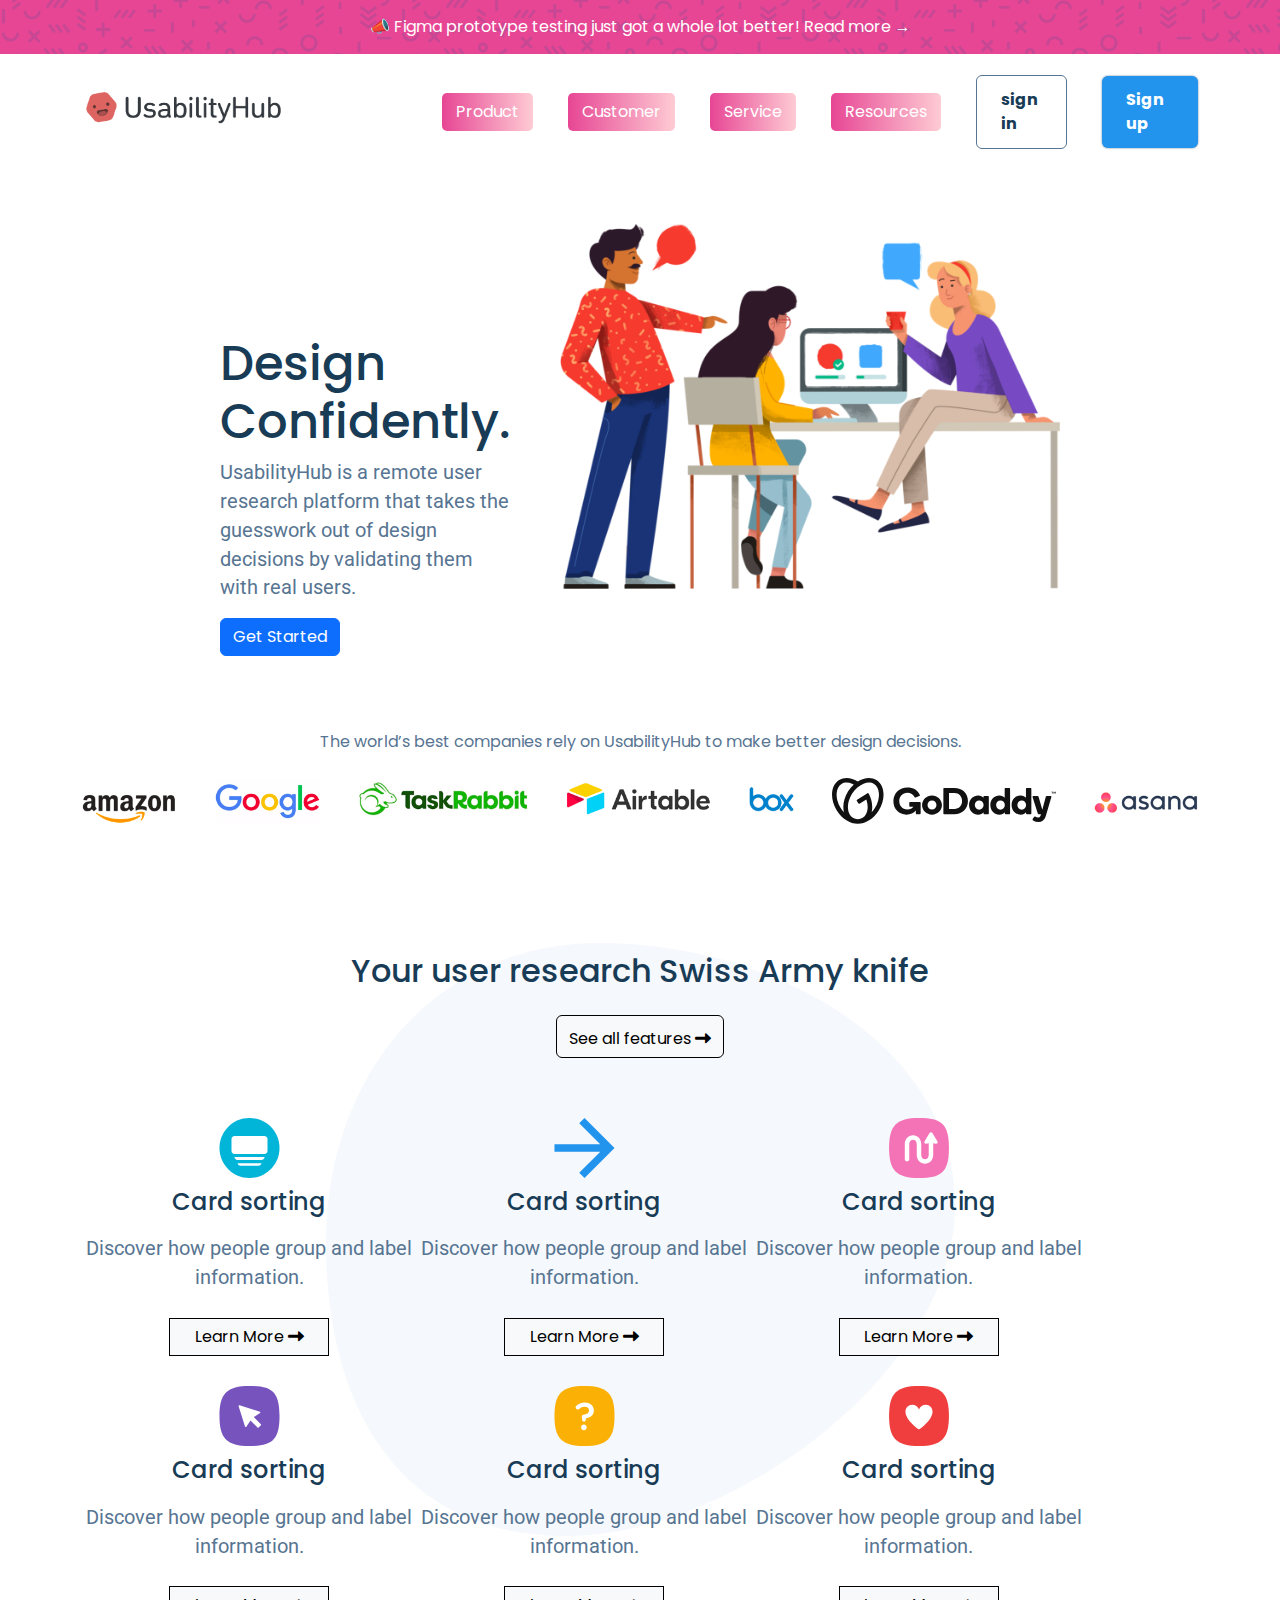
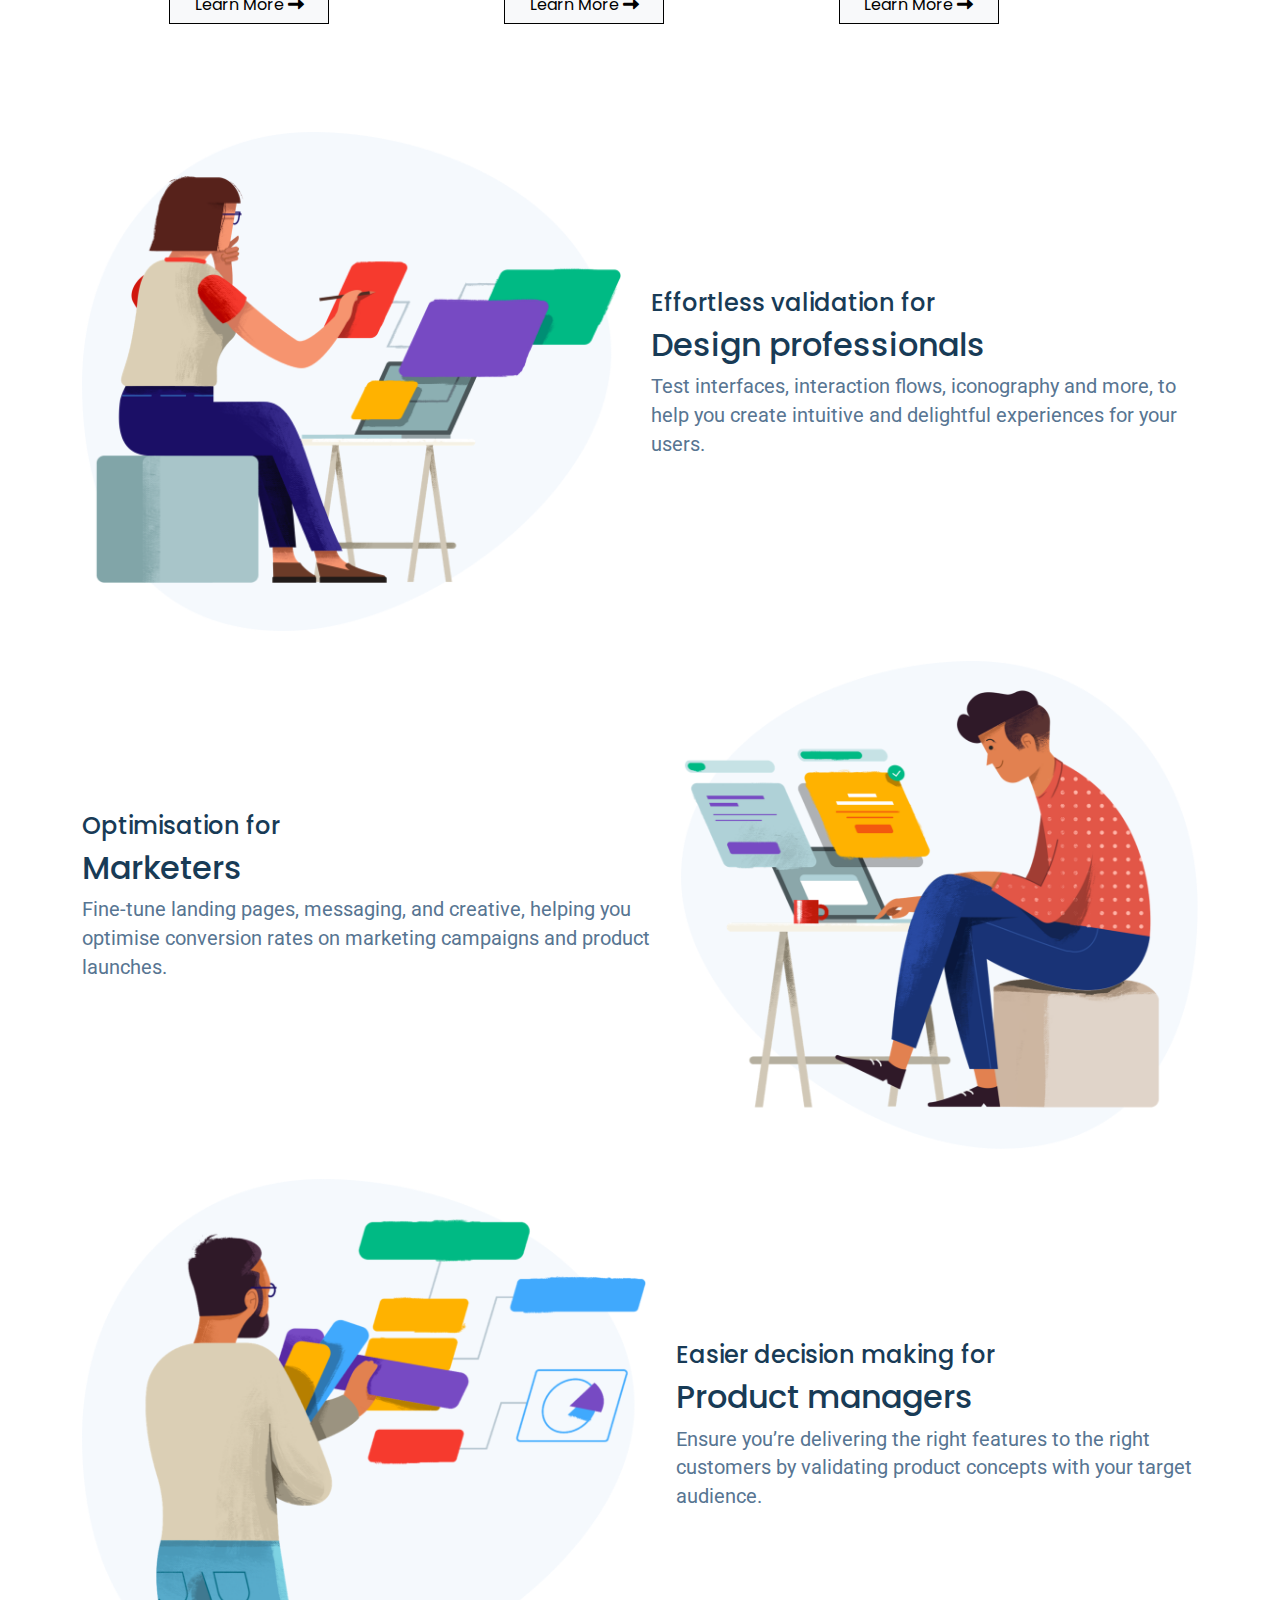
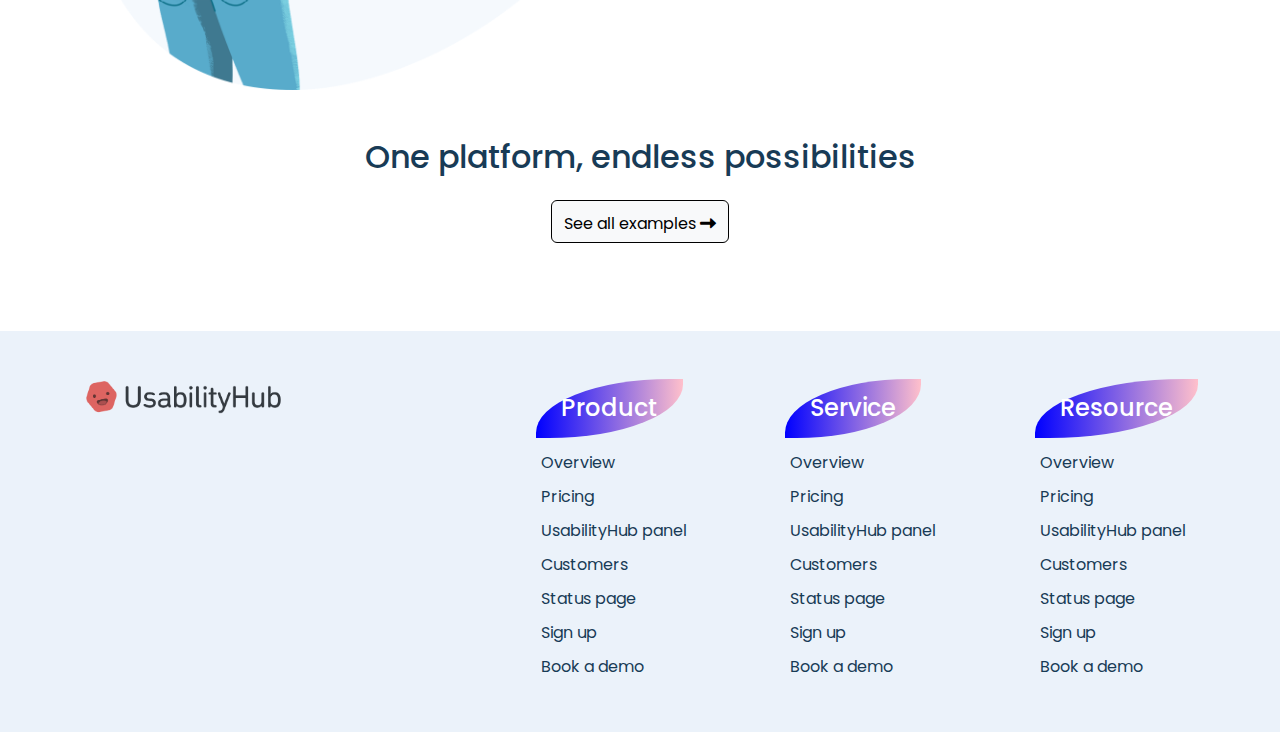
<file: index.html>
<!DOCTYPE html>
<html lang="en">

<head>
  <title>First Project</title>
  <meta charset="utf-8">
  <meta name="viewport" content="width=device-width, initial-scale=1">
  <link href="https://cdn.jsdelivr.net/npm/bootstrap@5.2.3/dist/css/bootstrap.min.css" rel="stylesheet">
  <link rel="stylesheet" href="css/all.min.css">
  <link rel="stylesheet" href="css/fontawesome.min.css">
  <link rel="stylesheet" href="style.css">

</head>

<body>

  <!-- top banner start -->
  <div class="top-banner">
    <div class="container">
      <div class="small-bold-text">📣 Figma prototype testing just got a whole lot better! Read more →</div>
    </div>
  </div>
  <!-- top banner end -->

  <!-- navbar start -->
  <nav class="navbar navbar-expand-lg">
    <div class="container main-nav pb-3">
      <a href="#" class="company-logo">
        <img src="assets/asset 1.png" alt="company-logo">
      </a>
      <button class="navbar-toggler" type="button" data-bs-toggle="collapse" data-bs-target="#collapsibleNavbar">
        <span class="navbar-toggler-icon"></span>
      </button>

      <div class="nav-links pt-2 collapse navbar-collapse" id="collapsibleNavbar">
        <ul class="navbar-nav flex">
          <li class="backg nav-item"><a href="#" class="hover-links">Product</a></li>
          <li class="backg nav-item"><a href="#" class="hover-links">Customer</a></li>
          <li class="backg backg nav-item"><a href="#" class="hover-links">Service</a></li>
          <li class="backg backg nav-item"><a href="#" class="hover-links">Resources</a></li>

          <li><a href="login.html" target="_blank" class="hover-links secondary-button">sign in</a></li>

          <li><a href="reg.html" target="_blank" class="hover-links primary-button">Sign up</a></li>
        </ul>
      </div>
    </div>
  </nav>
  <!-- navbar end -->

  <!-- header section start -->
  <header>
    <div class="container header-section d-flex col-sm-7">
      <div class="header-left">
        <h1>Design Confidently.</h1>
        <p>UsabilityHub is a remote user research platform that takes the guesswork out of design decisions by
          validating them with
          real users.</p>
        <a href="#" class="btn btn-primary">Get Started</a>
      </div>
      <div class="header-right">
        <img src="assets/asset 2.png" alt="header-img">
      </div>
    </div>
  </header>
  <!-- header-section end -->

  <!-- company section start -->

  <section class="companies-section">
    <div class="container">
      <div class="small-bold companies-header m-4">
        The world’s best companies rely on UsabilityHub to make better design decisions.
      </div>
      <div class="logos d-flex text-center">
        <img class="logo" src="assets/asset 3.png" alt="">
        <img class="logo" src="assets/asset 4.png" alt="">
        <img class="logo" src="assets/asset 5.png" alt="">
        <img class="logo" src="assets/asset 6.png" alt="">
        <img class="logo" src="assets/asset 7.png" alt="">
        <img class="logo" src="assets/asset 8.svg" alt="">
        <img class="logo" src="assets/asset 9.png" alt="">
      </div>
    </div>
  </section>

  <!-- company section end -->

  <!-- features-section start -->
  <section class="features-section">
    <div class="container mb-5">
      <div class="features-header">
        <h2 class="mb-4 mt-5">Your user research Swiss Army knife</h2>
        <a href="#" class=" btn btn-light header-icon">See all features <i class="fa-solid fa-right-long pt-2"></i></a>
      </div>
      <div class="features-area d-flex">
        <div class="features-card d-flex">
          <img src="assets/asset 11.svg" alt="" height="60px">
          <h3 class="text-center">Card sorting</h3>
          <p class="text-center">Discover how people group and label information.</p>
          <a href="#" class="btn btn-light feature-icon">Learn More <i class="fa-solid fa-right-long"></i></a>
        </div>
        <div class="features-card d-flex">
          <img src="assets/asset 12.svg" alt="" height="60px">
          <h3 class="text-center">Card sorting</h3>
          <p class="text-center">Discover how people group and label information.</p>
          <a href="#" class="btn btn-light feature-icon">Learn More <i class="fa-solid fa-right-long"></i></a>
        </div>
        <div class="features-card d-flex">
          <img src="assets/asset 13.svg" alt="" height="60px">
          <h3 class="text-center">Card sorting</h3>
          <p class="text-center">Discover how people group and label information.</p>
          <a href="#" class="btn btn-light feature-icon">Learn More <i class="fa-solid fa-right-long"></i></a>
        </div>
        <div class="features-card d-flex">
          <img src="assets/asset 14.svg" alt="" height="60px">
          <h3 class="text-center">Card sorting</h3>
          <p class="text-center">Discover how people group and label information.</p>
          <a href="#" class="btn btn-light feature-icon">Learn More <i class="fa-solid fa-right-long"></i></a>
        </div>
        <div class="features-card d-flex">
          <img src="assets/asset 15.svg" alt="" height="60px">
          <h3 class="text-center">Card sorting</h3>
          <p class="text-center">Discover how people group and label information.</p>
          <a href="#" class="btn btn-light feature-icon">Learn More <i class="fa-solid fa-right-long"></i></a>
        </div>
        <div class="features-card d-flex">
          <img src="assets/asset 16.svg" alt="" height="60px">
          <h3 class="text-center">Card sorting</h3>
          <p class="text-center">Discover how people group and label information.</p>
          <a href="#" class="btn btn-light feature-icon">Learn More <i class="fa-solid fa-right-long"></i></a>
        </div>
      </div>
    </div>
  </section>

  <!-- features-section start -->
  <!-- 1st big-feature-section start -->
  <section class="big-feature-section">
    <div class="container d-flex big-feature-container">
      <div class="feature-img">
        <img src="assets/asset 18.png" alt="">
      </div>
      <div class="feature-text d-flex">
        <h4>Effortless validation for</h4>
        <h2>Design professionals</h2>
        <p>Test interfaces, interaction flows, iconography and more, to help you create intuitive and delightful
          experiences for
          your users.</p>
      </div>
    </div>
  </section>
  <!-- 1st big-feature-section start -->

  <!-- 2nd big-feature-section start -->
  <section class="big-feature-section">
    <div class="container d-flex big-feature-container">

      <div class="feature-text d-flex">
        <h4>Optimisation for</h4>
        <h2>Marketers</h2>
        <p>Fine-tune landing pages, messaging, and creative, helping you optimise conversion rates on marketing
          campaigns and
          product launches.
        </p>
      </div>
      <div class="feature-img">
        <img src="assets/asset 21.png" alt="">
      </div>
    </div>
  </section>

  <!-- 2nd big-feature-section end -->

  <!--3rd big-feature-section start -->
  <section class="big-feature-section">
    <div class="container d-flex big-feature-container">
      <div class="feature-img">
        <img src="assets/asset 24.png" alt="">
      </div>
      <div class="feature-text d-flex">
        <h4>Easier decision making for</h4>
        <h2>Product managers</h2>
        <p>Ensure you’re delivering the right features to the right customers by validating product concepts with your
          target
          audience.
        </p>
      </div>
    </div>
  </section>
  <!--3rd big-feature-section end -->

  <!-- examples-section start -->
  <secton class="examples-section">
    <div class="container mb-5">
      <div class="features-header">
        <h2 class="mb-4 mt-5">One platform, endless possibilities</h2>
        <a href="#" class=" btn btn-light header-icon ">See all examples <i class="fa-solid fa-right-long pt-2"></i></a>
      </div>
    </div>

  </secton>
  <!-- examples-section end -->


  <section id="footer">
    <div class="container d-flex pt-5 pb-5 footer-container">
      <a href="#" class="company-logo">
        <img src="assets/asset 1.png" alt="company-logo">
      </a>
      <div class="link-column d-flex">
        <h4 class="linear">Product</h4>
        <a href="" class="hover-link">Overview</a>
        <a href="" class="hover-link">Pricing</a>
        <a href="" class="hover-link">UsabilityHub panel</a>
        <a href="" class="hover-link">Customers</a>
        <a href="" class="hover-link">Status page</a>
        <a href="" class="hover-link">Sign up</a>
        <a href="" class="hover-link">Book a demo</a>
      </div>

      <div class="link-column d-flex">
        <h4 class="linear">Service</h4>
        <a href="" class="hover-link">Overview</a>
        <a href="" class="hover-link">Pricing</a>
        <a href="" class="hover-link">UsabilityHub panel</a>
        <a href="" class="hover-link">Customers</a>
        <a href="" class="hover-link">Status page</a>
        <a href="" class="hover-link">Sign up</a>
        <a href="" class="hover-link">Book a demo</a>
      </div>

      <div class="link-column d-flex">
        <h4 class="linear">Resource</h4>
        <a href="" class="hover-link">Overview</a>
        <a href="" class="hover-link">Pricing</a>
        <a href="" class="hover-link">UsabilityHub panel</a>
        <a href="" class="hover-link">Customers</a>
        <a href="" class="hover-link">Status page</a>
        <a href="" class="hover-link">Sign up</a>
        <a href="" class="hover-link">Book a demo</a>
      </div>

    </div>
  </section>
  <section class="subfooter"></section>










  <script src="https://cdn.jsdelivr.net/npm/bootstrap@5.2.3/dist/js/bootstrap.bundle.min.js"></script>
</body>

</html>
</file>
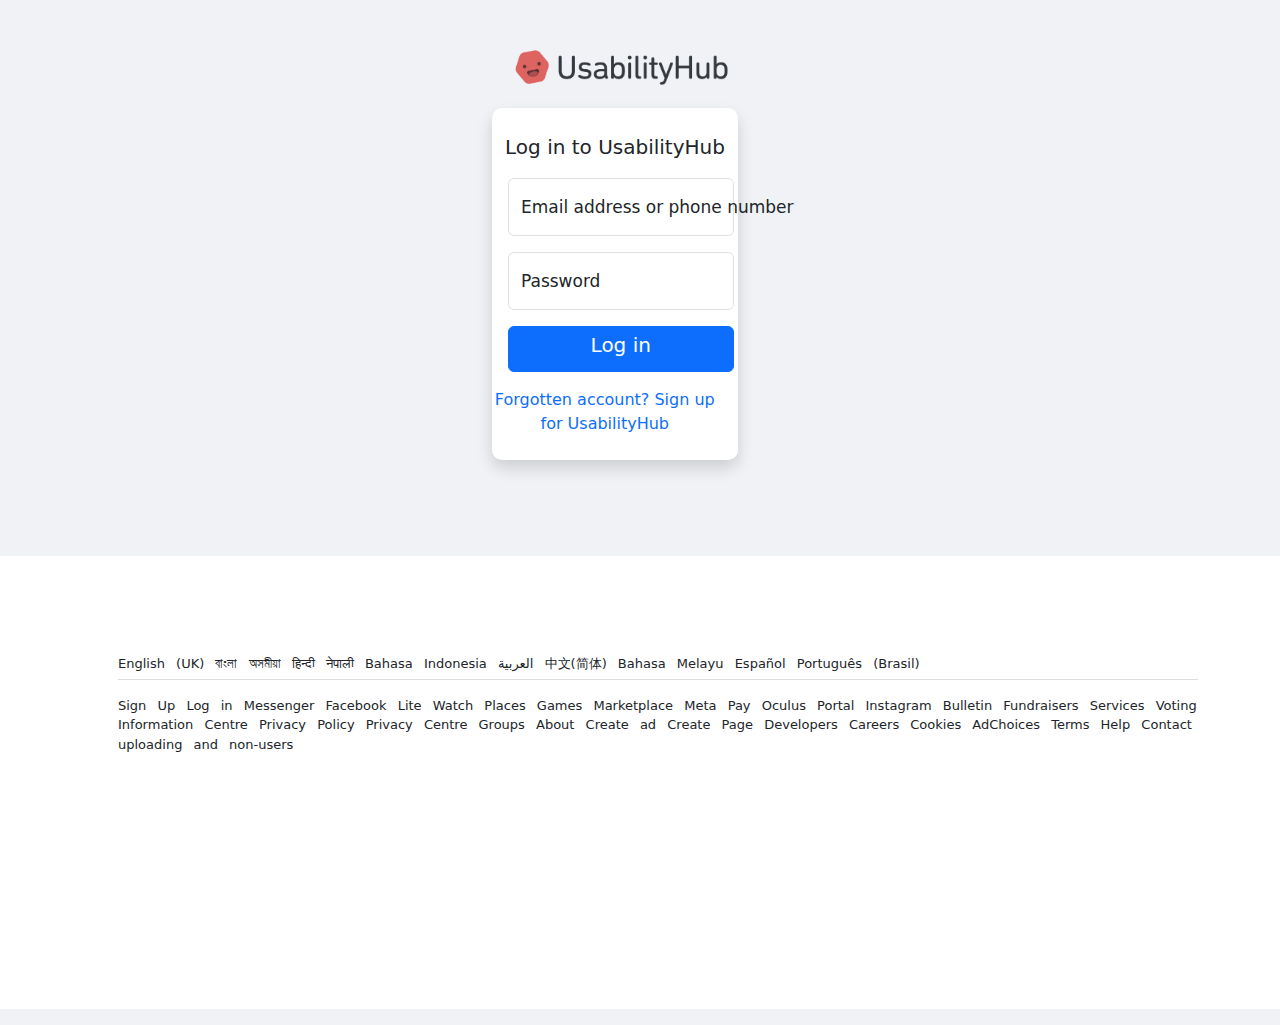
<file: login.html>
<!DOCTYPE html>
<html lang="en">

<head>
  <title>Facebook login</title>
  <meta charset="utf-8">
  <meta name="viewport" content="width=device-width, initial-scale=1">
  <link href="https://cdn.jsdelivr.net/npm/bootstrap@5.2.3/dist/css/bootstrap.min.css" rel="stylesheet">
  <link rel="stylesheet" href="css/all.min.css">
  <link rel="stylesheet" href="css/fontawesome.min.css">
  <link rel="shortcut icon"
    href="[data-uri]"
    type="image/x-icon">
  <script src="https://cdn.jsdelivr.net/npm/bootstrap@5.2.3/dist/js/bootstrap.bundle.min.js"></script>
</head>

<body style="background-color: #f0f2f5;">

  <div>
    <div class="container col-lg-3 mt-5  pb-5">
      <div>
        <center>
          <img src="assets/asset 1.png" alt="" style="height: 40px; margin-bottom: 20px; margin-left: -40px;">
        </center>
      </div>
      <div class=" shadow pt-4  pb-4" style="background-color: white;border-radius: 10px;margin-right: 50px;">
        <div>
          <div style="text-align: center;font-size: 20px;font-family: inherit;font-weight: 500;">
            Log in to UsabilityHub
          </div>
          <div class="">
            <form action="#" class="col-11">

              <div class="form-floating mb-3 mt-3 col-12 ms-3">
                <input type="email" class="form-control" id="email" placeholder="Email address or phone number"
                  name="email">
                <label for="email">
                  <p style="font-size: 17px;font-family: inherit;">Email address or phone number</p>
                </label>
              </div>
              <div class="form-floating mb-3 col-12 ms-3">
                <input type="password" class="form-control" id="p" placeholder="Password" name="p">
                <label for="email">
                  <p style="font-size: 17px;font-family: inherit;">Password</p>
                </label>
              </div>
              <div>
                <button type="submit" class="btn btn-primary col-12 ms-3 ">
                  <h5>Log in</h5>
                </button>
              </div>
              <div class="link-primary mt-3">
                <center>
                  <a href="" target="_blank" style="text-decoration: none;">Forgotten account? </a>
                  <a href="reg.html" target="_blank" style="text-decoration: none;">Sign up for UsabilityHub</a>
                </center>
              </div>
            </form>
          </div>
        </div>
      </div>
    </div>
  </div>

  <div style="background-color: #fff;">
    <div class="container mt-5 pt-5 ps-5">
      <p
        style="word-spacing: 7px; padding-top: 50px;padding-bottom: 5px;font-size: small;border-bottom: 1px solid #dddfe2;font-family: inherit;">
        English (UK)
        বাংলা
        অসমীয়া
        हिन्दी
        नेपाली
        Bahasa Indonesia
        العربية
        中文(简体)
        Bahasa Melayu
        Español
        Português (Brasil)
      </p>

      <a class="nav-link" href="#" style="font-size: small;">
        <p style="word-spacing: 7px;font-family: inherit;padding-bottom: 255px;">Sign Up Log in Messenger Facebook Lite
          Watch Places Games Marketplace Meta
          Pay Oculus Portal Instagram Bulletin Fundraisers Services Voting Information Centre Privacy Policy Privacy
          Centre Groups About Create ad Create Page Developers Careers Cookies AdChoices Terms Help Contact uploading
          and non-users</p>
      </a>
    </div>
  </div>

</body>

</html>
</file>
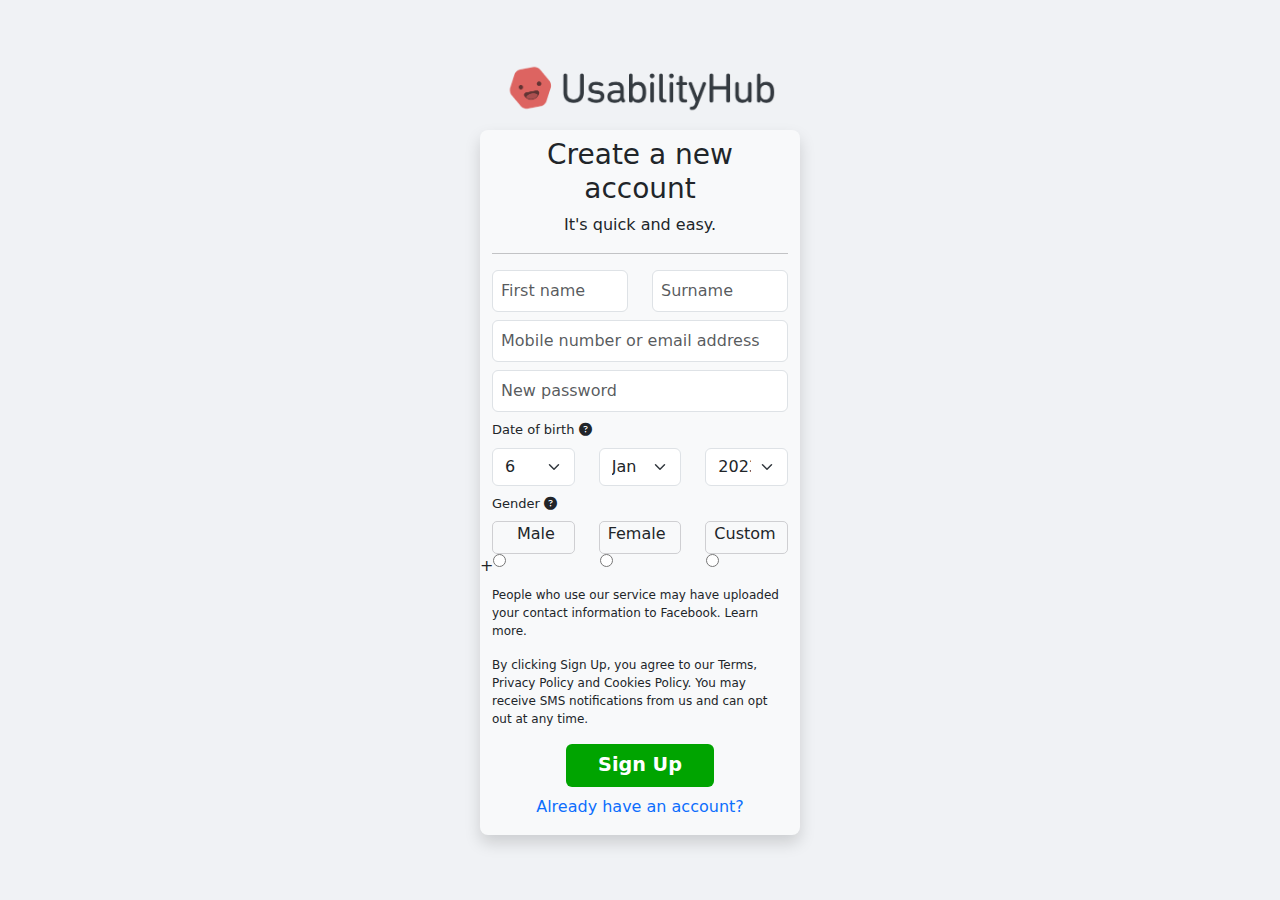
<file: reg.html>
<!DOCTYPE html>
<html lang="en">

<head>
  <meta charset="UTF-8">
  <meta http-equiv="X-UA-Compatible" content="IE=edge">
  <meta name="viewport" content="width=device-width, initial-scale=1.0">
  <link href="https://cdn.jsdelivr.net/npm/bootstrap@5.2.3/dist/css/bootstrap.min.css" rel="stylesheet">
  <link rel="stylesheet" href="css/all.min.css">
  <link rel="stylesheet" href="css/fontawesome.min.css">
  <script src="https://cdn.jsdelivr.net/npm/bootstrap@5.2.3/dist/js/bootstrap.bundle.min.js"></script>
  <title>UsabilityHub Sign up</title>
</head>

<body style="background-color: #f0f2f5">
  <div class="container mt-3 mb-3 text-center">
    <img src="assets/asset 1.png" alt="" height="50" class="mt-5">
  </div>
  <div class="container col-lg-3 bg-light pb-3 shadow pt-2" style="border-radius: 8px;font-family: inherit;">
    <h3 class="text-center">Create a new account</h3>
    <p class="text-center">It's quick and easy.</p>
    <hr>
    <form action="#">
      <div class=" row mb-2">
        <div class="col-6">
          <input type="text" class="form-control p-2" id="email" placeholder="First name" name="First name">
        </div>
        <div class="col-6">
          <input type="text" class="form-control p-2" id="email" placeholder="Surname" name="Surname">
        </div>
      </div>
      <div class="mb-2">
        <input type="email" class="form-control p-2" id="email" placeholder="Mobile number or email address"
          name="email">
      </div>
      <div>
        <input type="password" class="form-control p-2" id="password" placeholder="New password" name="password">
      </div>
      <div class="row mt-2">

        <label class="form-label" style="font-size: small;">Date of birth <i
            class="fa-solid fa-circle-question"></i></label>
        <div class="col-4">

          <select class="form-select">
            <option>1</option>
            <option>2</option>
            <option>3</option>
            <option>4</option>
            <option>5</option>
            <option selected>6</option>
            <option>7</option>
            <option>8</option>
            <option>9</option>
          </select>
        </div>

        <div class="col-4">
          <select class="form-select">
            <option>Jan</option>
            <option>Feb</option>
            <option>Mar</option>
            <option>Apr</option>
            <option>May</option>
            <option>Jun</option>
            <option>Jul</option>
            <option>Aug</option>
            <option>Sep</option>
            <option>Oct</option>
            <option>Nov</option>
            <option>Dec</option>
          </select>
        </div>

        <div class="col-4">
          <select class="form-select">
            <option>2010</option>
            <option>2011</option>
            <option>2012</option>
            <option>2013</option>
            <option>2014</option>
            <option>2015</option>
            <option>2016</option>
            <option>2017</option>
            <option>2018</option>
            <option>2019</option>
            <option>2020</option>
            <option>2021</option>
            <option>2022</option>
            <option selected>2023</option>
          </select>
        </div>
      </div>

      <div class="row mt-2">
        <label for="sel1" class="form-label" style="font-size: small;">Gender <i
            class="fa-solid fa-circle-question"></i>
        </label>

        <div class=" col-4">
          <div style="border: 1px solid rgba(195, 195, 198, 0.781);border-radius: 5px;height: 33px;">
            <p class="pe-4 ps-4 d-inline" style="background-color:;">Male</p>
            <input type="radio" class="mt-2" name="gender">
          </div>
        </div>

        <div class="col-4">
          <div style="border: 1px solid rgba(195, 195, 198, 0.781);border-radius: 5px;height: 33px;">
            <p class="pe-4 ps-2 d-inline" style="background-color:;">Female</p>
            <input type="radio" class=" mt-2" name="gender">
          </div>
        </div>

        <div class="col-4">
          <div style="border: 1px solid rgba(195, 195, 198, 0.781);border-radius: 5px;height: 33px;">
            <p class="pe-4 ps-2 d-inline" style="background-color:;">Custom</p>
            <input type="radio" class=" mt-2" name="gender">
          </div>
        </div>+

      </div>
      <div class="mt-2">
        <p style="font-size: 75%;">People who use our service may have uploaded your contact information to Facebook.
          Learn more.</p>
        <p style="font-size: 75%;">By clicking Sign Up, you agree to our Terms, Privacy Policy and Cookies Policy. You
          may receive SMS notifications from
          us and can opt out at any time.</p>
      </div>
      <div class="text-center mb-2">
        <button type="submit" class="btn col-6"
          style="background-color: #00a400;color: white;font-weight: bold;font-size: larger;">Sign Up</button>
      </div>
      <div class="text-center">
        <a href="" class="text-decoration-none fs-">Already have an account?</a>

      </div>
    </form>
  </div>


</body>

</html>
</file>
<file: style.css>
@import url("https://fonts.googleapis.com/css2?family=Poppins:wght@400;700&family=Roboto:wght@400;700&display=swap");

/* use all */
* {
  margin: 0;
  padding: 0;
  box-sizing: border-box;
}

:root {
  --primary-text-color: #183b56;
  --secondary-text-color: #577592;
  --accent-color: #2294ed;
  --accent-color-dark: #1d69a3;
  --padding-inline-section: 20px;
}

body {
  font-family: "Poppins", sans-serif;
  color: var(--primary-text-color);
}

h1 {
  font-size: 3rem;
}

h2 {
  font-size: 2rem;
}

h3 {
  font-size: 1.5rem;
}

p {
  font-family: "roboto", sans-serif;
  font-size: 1.25rem;
  color: var(--secondary-text-color);
  line-height: 1.8rem;
}

a {
  text-decoration: none;
  display: inline-block;
}
ul {
  list-style: none;
}
.flex {
  display: flex;
  align-items: center;
}

/* use all */

/* main-css start */

/* banner css start */
.small-bold-text {
  text-align: center;
  padding: 15px;
  color: white;
}
.top-banner {
  background-color: #e74694;
  background-image: url(assets/asset\ 32.png);
  background-size: 400px;
  background-repeat: repeat;
}
/* banner css end */

/* navbar css start */
.main-nav {
  margin-top: 5px;
}
.company-logo img {
  width: 200px;
  margin-right: 10rem;
}

.nav-links {
  flex-basis: 830px;
}

.nav-links ul {
  justify-items: end;
  gap: 35px;
}

.hover-links {
  color: white;
}

.hover-links:hover {
  color: aqua;
  transition: 0.2s;
}

.primary-button {
  background-color: var(--accent-color);
  border-radius: 6px;
  font-weight: 700;
  color: white !important;
  padding: 12px 24px;
  box-shadow: 0 0 2px var(--secondary-text-color);
  transition: 0.2s ease-in;
}

.primary-button:hover {
  background-color: #e74694;
}

.secondary-button {
  border: 0.5px solid var(--secondary-text-color);
  border-radius: 6px;
  font-weight: 700;
  color: var(--primary-text-color);
  padding: 12px 24px;
  transition: 0.2s ease-out;
}

.secondary-button:hover {
  border-color: var(--accent-color);
  color: white !important;
  background-color: #e74694;
}

.backg {
  background-image: linear-gradient(
    to left,
    rgba(254, 189, 200, 0.785),
    #e74694
  );
  padding: 7px 14px;
  border-radius: 5px;
}

/* navbar css end */

/* header start */

header {
  padding: 50px var(--padding-inline-section);
}

.header-section {
  justify-content: center;
  gap: 50px;
}

.header-left {
  max-width: 30vw;
}

.header-left h1 {
  margin-top: 7rem;
}

.header-right img {
  width: 500px;
}

.small-bold {
  color: var(--secondary-text-color);
  text-align: center;
}

.header-icon {
  border: 0.5px solid;
  margin-bottom: 40px;
}

/* header end */

/* company section start */

.logos {
  justify-content: space-between;
  flex-wrap: wrap;
}

.logo {
  height: 46px;
}
/* company section end */
/* features-section start*/

.features-section {
  padding: 80px var(--padding-inline-section) 0;
  background-image: url(assets/asset\ 34.svg);
  background-repeat: no-repeat;
  background-position: center;
}

.features-header {
  text-align: center;
  margin-bottom: 20px;
}

.feature-icon {
  border: 0.5px solid;
  border-radius: 0px;
  width: 10rem;
  margin: 0px auto;
  margin-bottom: 30px;
}
.features-card {
  flex-direction: column;
  gap: 10px;
  max-width: 30%;
}
.features-area {
  flex-wrap: wrap;
}

/* features-section end*/

/* big-feature-section start */

.big-feature-section {
  padding: 30px var(--padding-inline-section) 0;
}

.big-feature-container {
  gap: 30px;
}
.feature-img img {
  width: 100%;
}

.feature-text {
  flex-direction: column;
  align-items: flex-start;
  margin: auto;
}
/* big-feature-section start */

/* footer start */

#footer {
  background-color: #ebf2fa;
}

.link-column {
  flex-direction: column;
  align-items: flex-start;
}

.footer-container {
  align-items: flex-start;
  justify-content: space-between;
}
.hover-link {
  color: #183b56;
  padding: 5px;
}

.linear {
  color: white;
  padding: 15px 25px;
  background-image: linear-gradient(to left, pink, blue);
  border-radius: 100% 0% 100% 0% / 100% 0% 100% 10%;
}

/* footer end */
/* main-css end */
</file>
